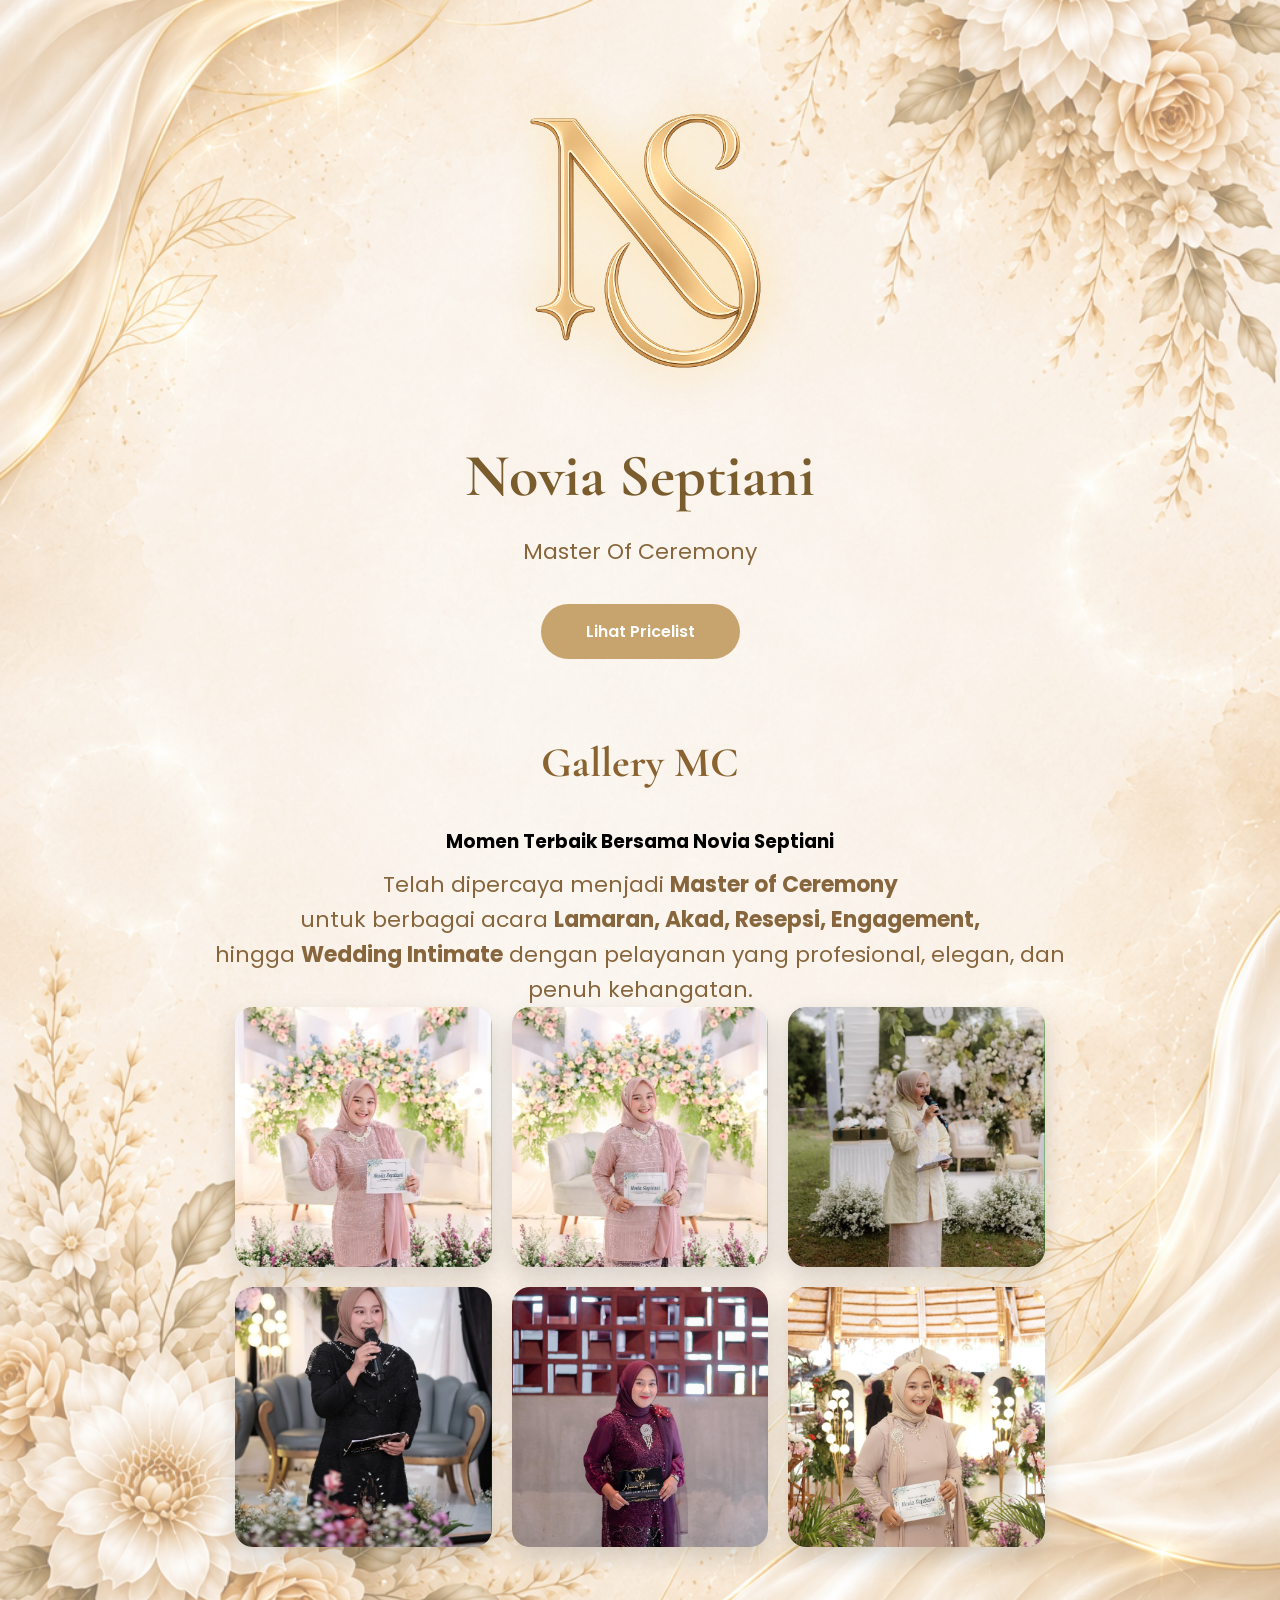
<file: index.html>
<!DOCTYPE html>
<html lang="id">

<head>

    <meta charset="UTF-8">
    <meta name="viewport" content="width=device-width, initial-scale=1.0">

    <title>Novia Septiani MC</title>

    <link rel="stylesheet" href="style.css">

    <link href="https://fonts.googleapis.com/css2?family=Cormorant+Garamond:wght@400;500;600;700&family=Poppins:wght@300;400;500;600&display=swap" rel="stylesheet">

</head>

<body>

    <section class="hero">

        <!-- Background paling belakang -->
        <div class="background-image"></div>

        <!-- Overlay -->
        <div class="overlay"></div>

        <!-- Content -->
        <div class="content">

            <img src="logo3.png" alt="Logo Novia Septiani" class="logo">

            <h1>Novia Septiani</h1>

            <p>Master Of Ceremony</p>

            <a href="halaman2.html" class="btn">
                Lihat Pricelist
            </a>

            <!-- Gallery -->
            <div class="gallery">

                <h2>Gallery MC</h2>

                <h3>Momen Terbaik Bersama Novia Septiani</h3>

                <p>
                    Telah dipercaya menjadi <strong>Master of Ceremony</strong><br>
                    untuk berbagai acara <strong>Lamaran, Akad, Resepsi, Engagement,</strong><br>
                    hingga <strong>Wedding Intimate</strong> dengan pelayanan yang profesional,
                    elegan, dan penuh kehangatan.
                </p>

                <div class="gallery-grid">

                    <img src="MC 1.jpg" alt="MC 1">
                    <img src="MC 2.jpg" alt="MC 2">
                    <img src="MC 3.jpg" alt="MC 3">
                    <img src="MC 4.jpg" alt="MC 4">
                    <img src="MC 5.jpg" alt="MC 5">
                    <img src="MC 6.jpg" alt="MC 6">

                </div>

            </div>

    </section>

</body>

</html>
</file>
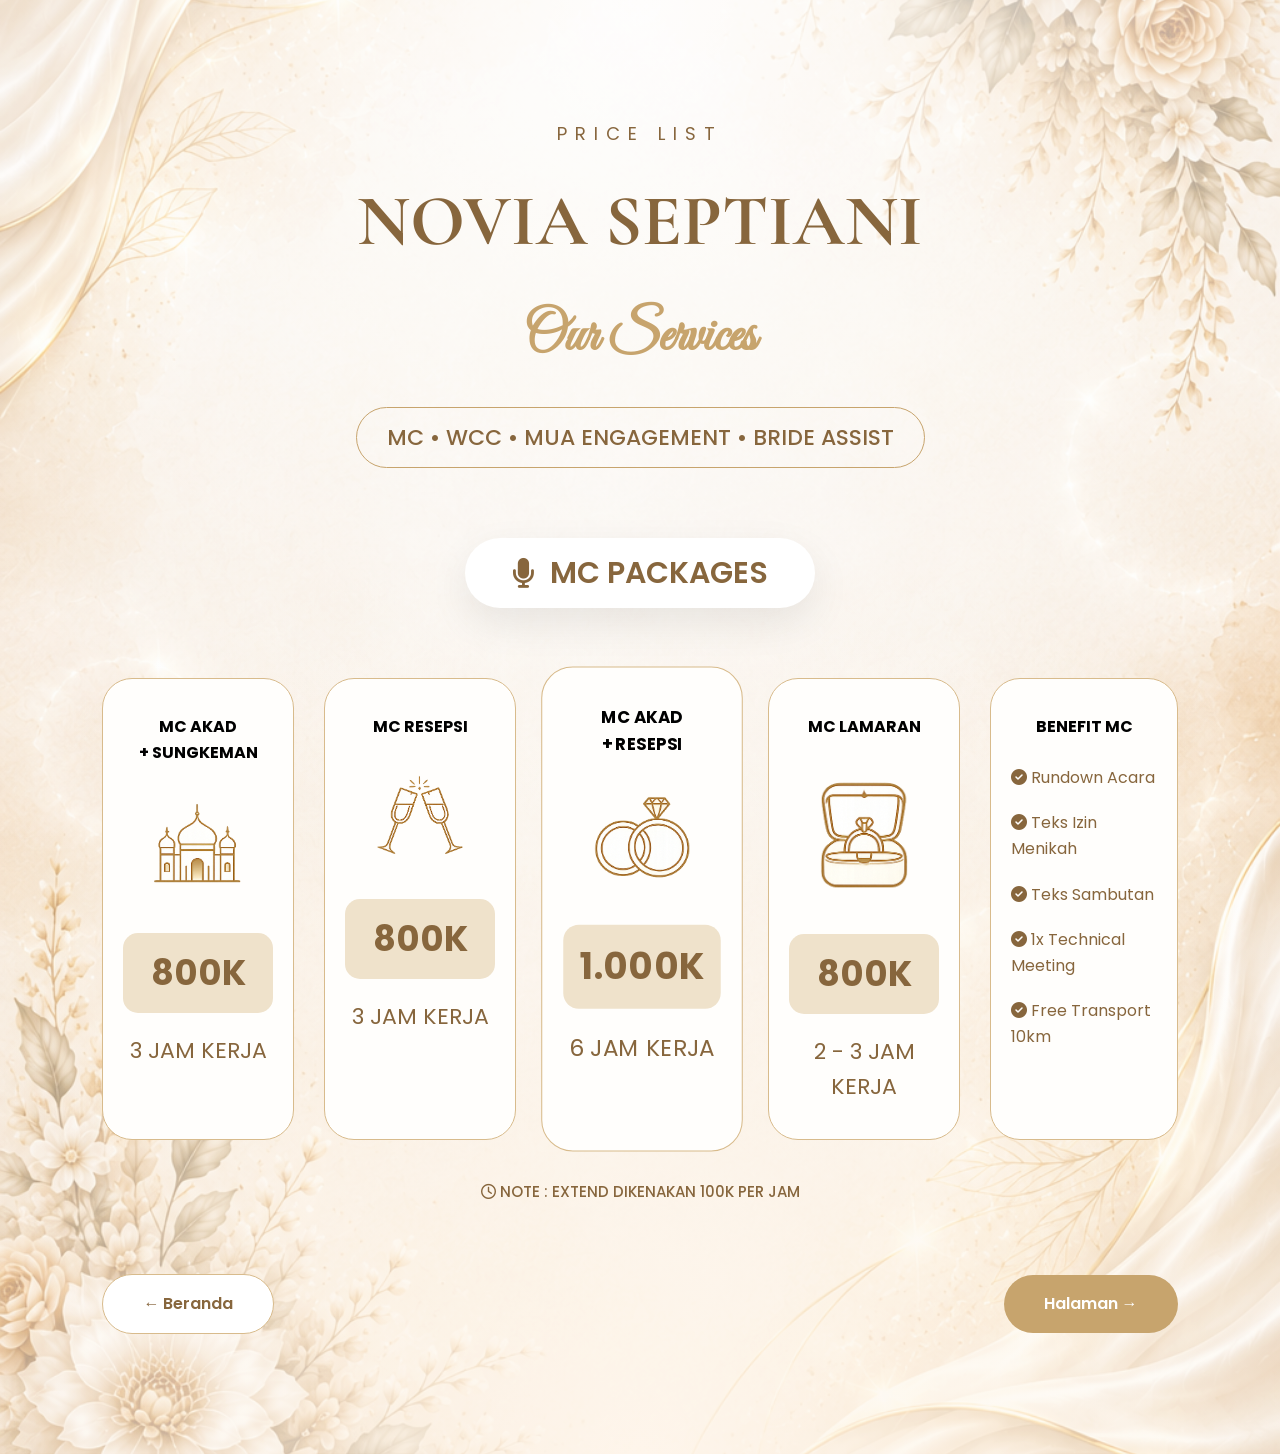
<file: halaman2.html>
<!DOCTYPE html>
    <html lang="en">

    <head>

    <meta charset="UTF-8">

    <meta name="viewport" content="width=device-width, initial-scale=1.0">

    <title>Novia Septiani MC</title>

    <link rel="stylesheet" href="style.css">

    <link rel="preconnect" href="https://fonts.googleapis.com">

    <link rel="preconnect" href="https://fonts.gstatic.com" crossorigin>

    <link href="https://fonts.googleapis.com/css2?family=Poppins:wght@300;400;500;600;700&family=Cormorant+Garamond:wght@400;500;600;700&family=Great+Vibes&display=swap" rel="stylesheet">

    <link rel="stylesheet"
    href="https://cdnjs.cloudflare.com/ajax/libs/font-awesome/6.7.2/css/all.min.css">

    </head>

    <body>

    <section class="pricing" id="pricing">

    <div class="pricing-overlay"></div>

    <div class="pricing-container">

    <span class="sub-title">
    PRICE LIST
    </span>

    <h2>
    NOVIA SEPTIANI
    </h2>

    <h3>
    Our Services
    </h3>

    <p class="category">
    MC • WCC • MUA ENGAGEMENT • BRIDE ASSIST
    </p>

    <div class="package-title">

    <i class="fa-solid fa-microphone"></i>

    <span>MC PACKAGES</span>

    </div>

    <div class="cards">

    <div class="card">

    <h4>
    MC AKAD <br> + SUNGKEMAN
    </h4>

    <img src="ICON MASJID.png" alt="MC Akad" loading="lazy">

    <div class="price">
    800K
    </div>

    <p>3 JAM KERJA</p>

    </div>

    <div class="card">

    <h4>
    MC RESEPSI
    </h4>

    <img src="ICON MINUMAN.png" alt="MC Resepsi" loading="lazy">

    <div class="price">
    800K
    </div>

    <p>3 JAM KERJA</p>

    </div>

    <div class="card best">

    <h4>
    MC AKAD <br> + RESEPSI
    </h4>

    <img src="ICON CINCIN.png" alt="MC Akad Resepsi" loading="lazy">

    <div class="price">
    1.000K
    </div>

    <p>6 JAM KERJA</p>

    </div>

    <div class="card">

    <h4>
    MC LAMARAN
    </h4>

    <img src="ICON KOTAK.png" alt="MC Lamaran" loading="lazy">

    <div class="price">
    800K
    </div>

    <p>2 - 3 JAM KERJA</p>

    </div>

    <div class="card benefit">

    <h4>
    BENEFIT MC
    </h4>

    <ul>

    <li><i class="fa-solid fa-circle-check"></i> Rundown Acara</li>

    <li><i class="fa-solid fa-circle-check"></i> Teks Izin Menikah</li>

    <li><i class="fa-solid fa-circle-check"></i> Teks Sambutan</li>

    <li><i class="fa-solid fa-circle-check"></i> 1x Technical Meeting</li>

    <li><i class="fa-solid fa-circle-check"></i> Free Transport 10km</li>

    </ul>

    </div>

    </div>

    <div class="note">

    <i class="fa-regular fa-clock"></i>

    NOTE : EXTEND DIKENAKAN 100K PER JAM

    </div>

    <div class="page-navigation">

    <a href="index.html" class="back-btn">
        ← Beranda
    </a>

    <a href="halaman3.html" class="next-btn">
        Halaman →
    </a>

</div>

    </div>

    </section>

    </body>

    </html>
</file>
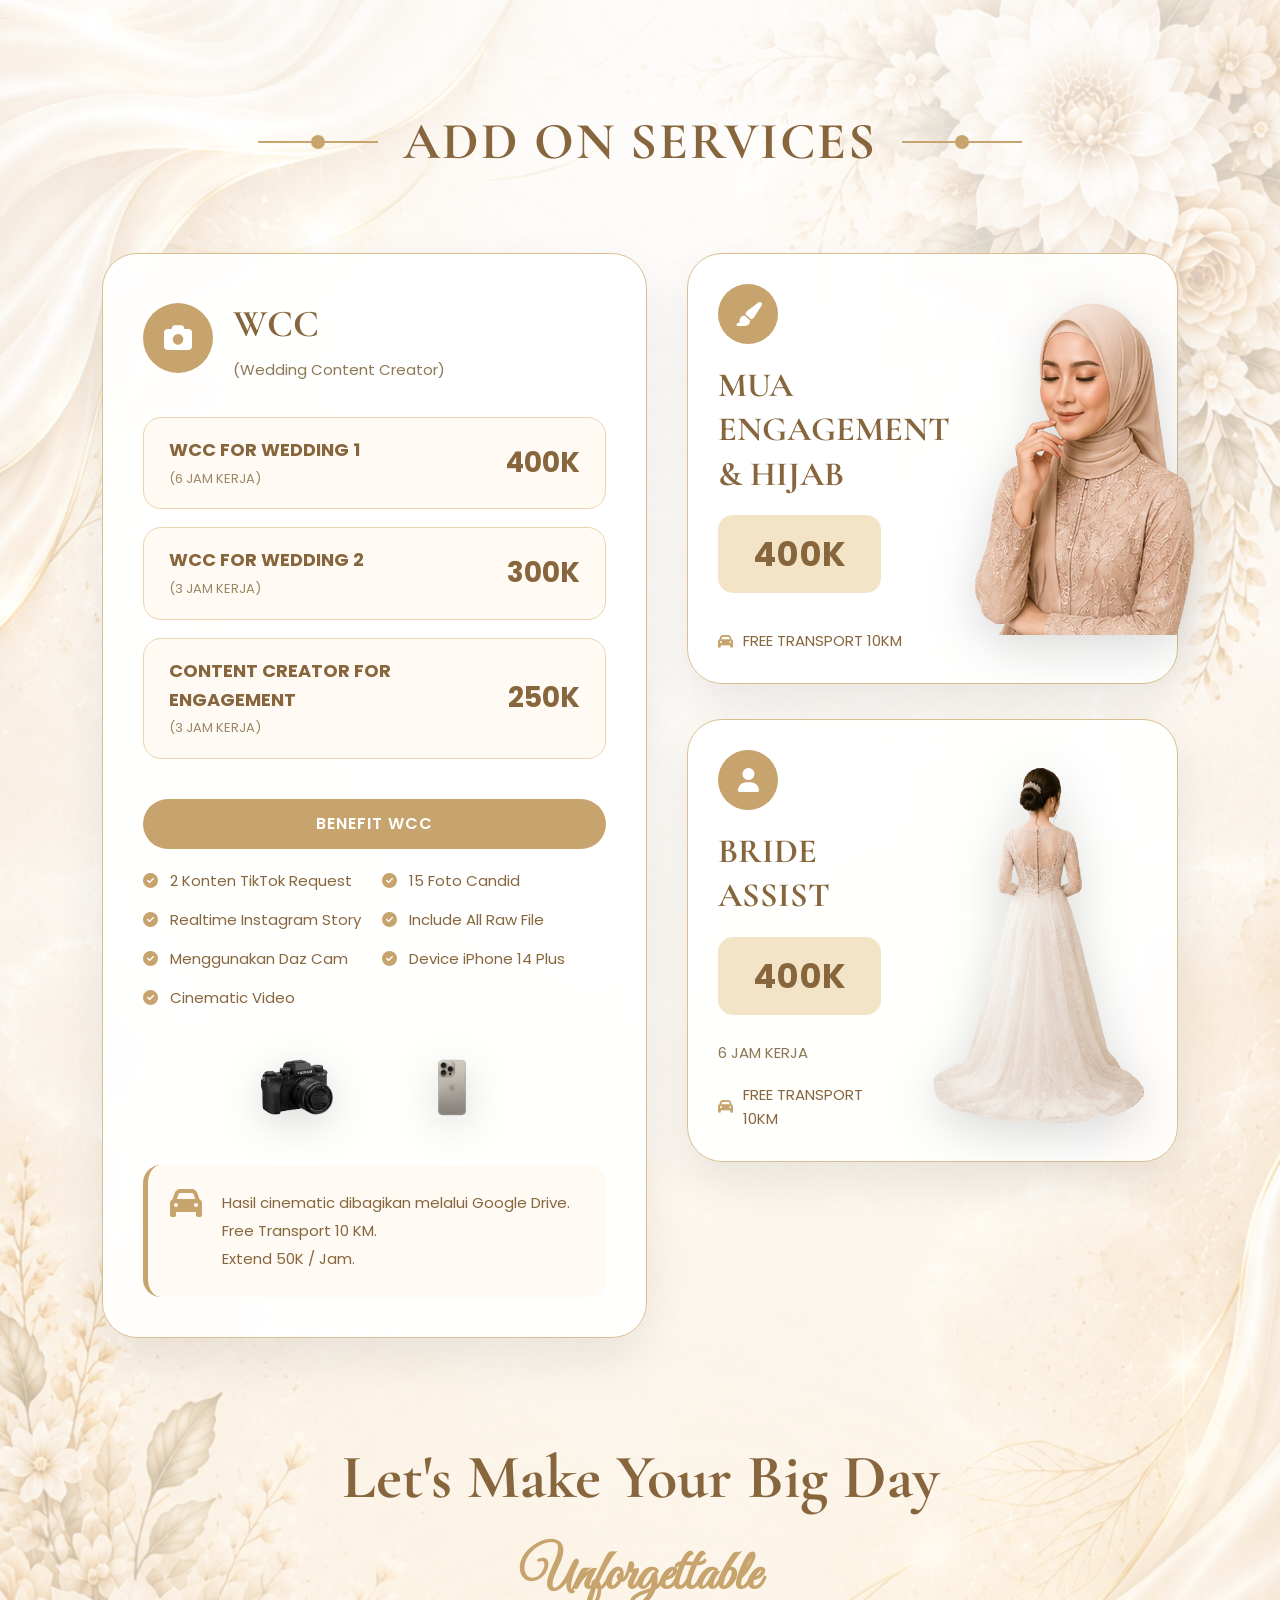
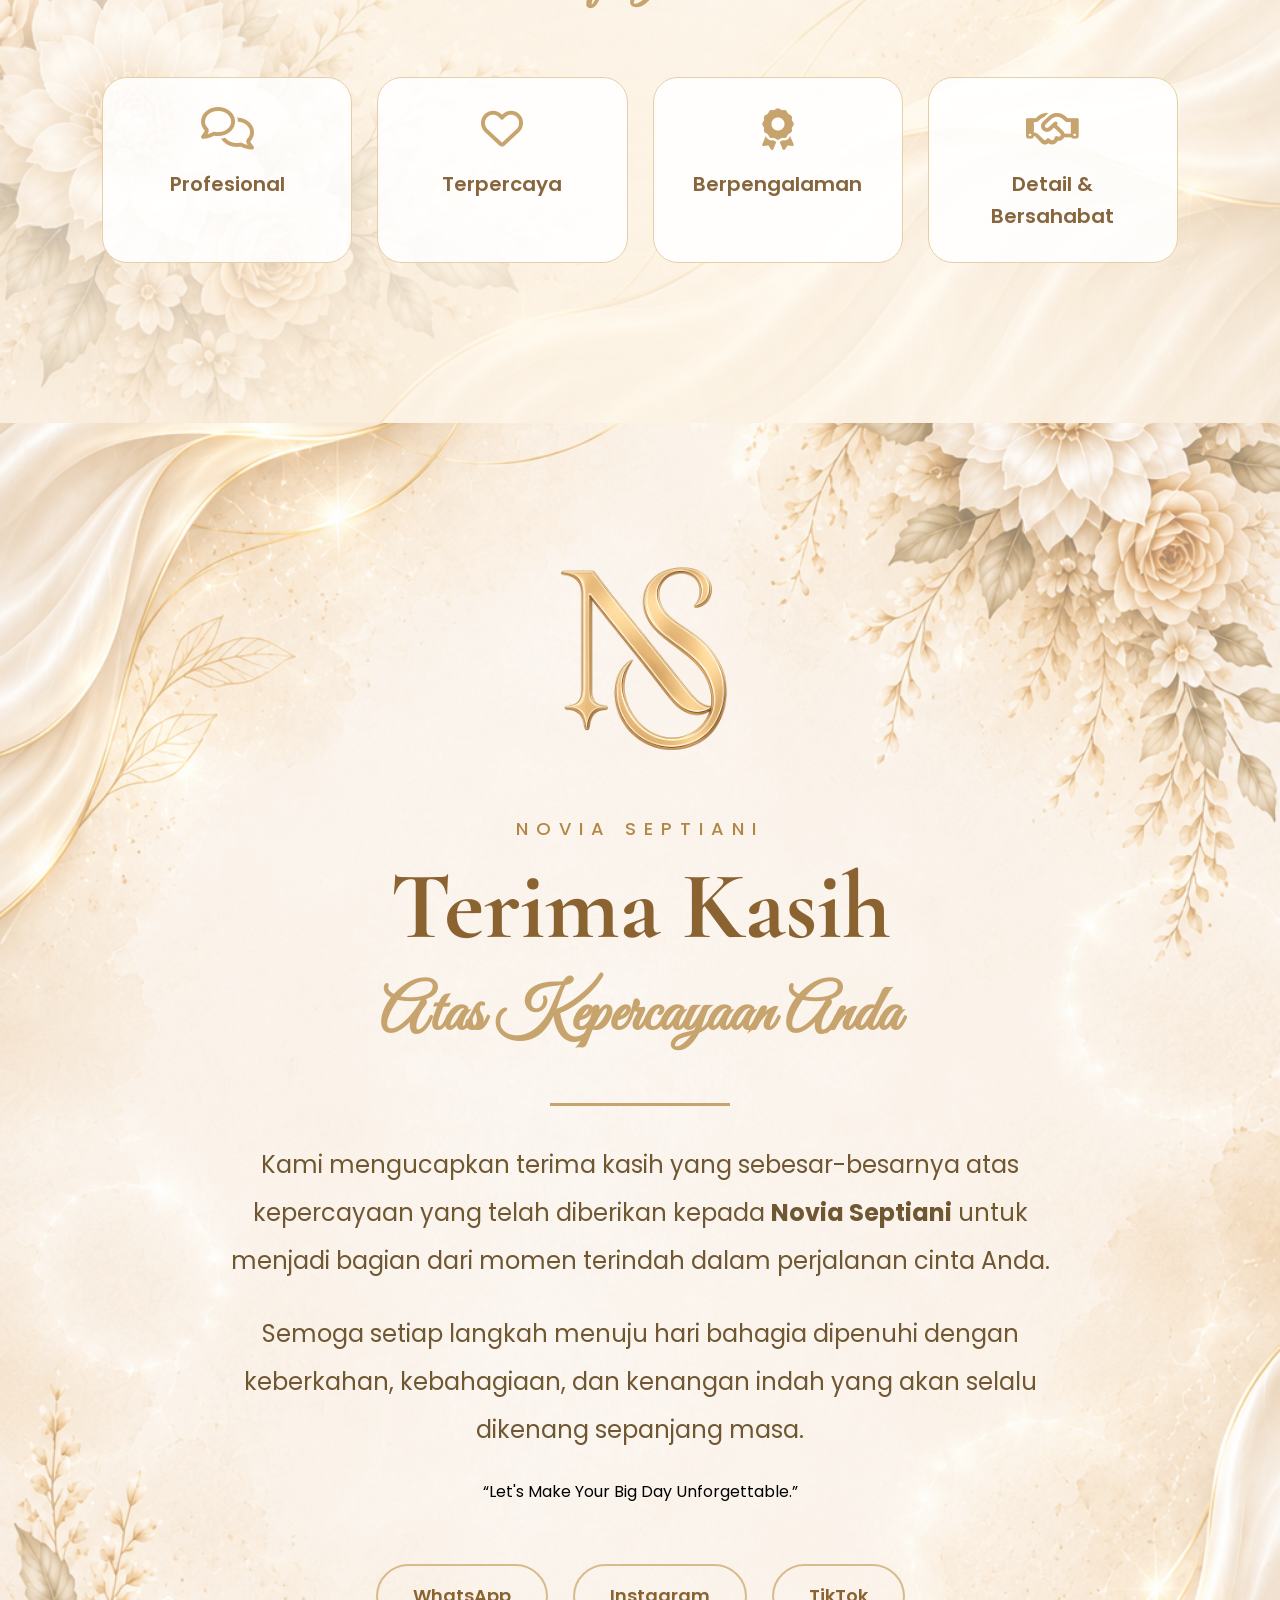
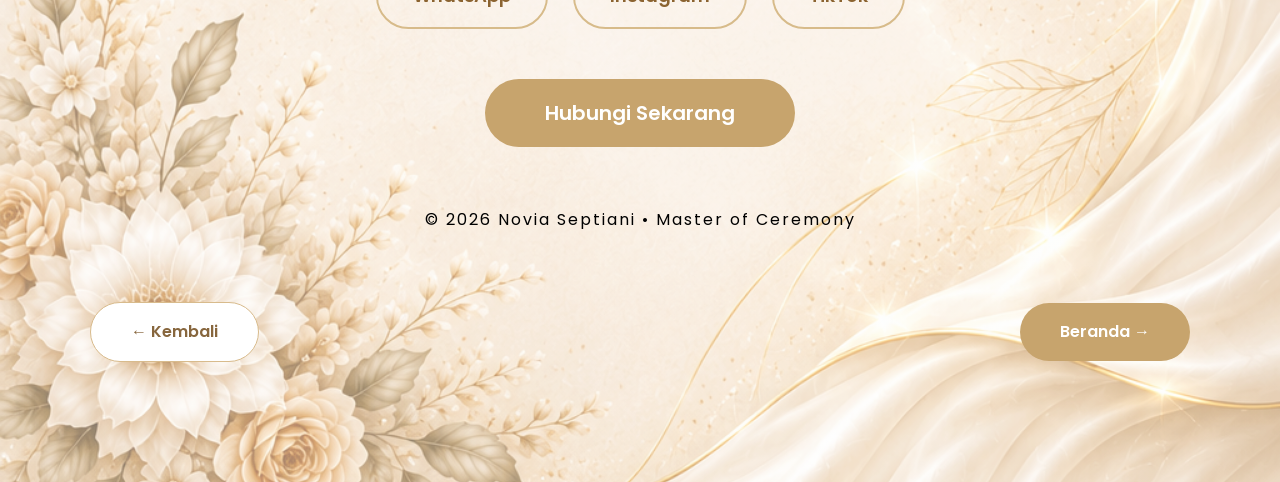
<file: halaman3.html>
<!DOCTYPE html>
<html lang="en">

<head>

    <meta charset="UTF-8">

    <meta name="viewport" content="width=device-width, initial-scale=1.0">

    <title>Novia Septiani MC</title>

    <link rel="stylesheet" href="style.css">

    <link rel="preconnect" href="https://fonts.googleapis.com">

    <link rel="preconnect" href="https://fonts.gstatic.com" crossorigin>

    <link href="https://fonts.googleapis.com/css2?family=Poppins:wght@300;400;500;600;700&family=Cormorant+Garamond:wght@400;500;600;700&family=Great+Vibes&display=swap" rel="stylesheet">

    <link rel="stylesheet"
        href="https://cdnjs.cloudflare.com/ajax/libs/font-awesome/6.7.2/css/all.min.css">

</head>

<body>

<section class="addon" id="addon">

<div class="overlay"></div>

<div class="container">

<div class="section-title">

<div class="ornament"></div>

<h2>ADD ON SERVICES</h2>

<div class="ornament"></div>

</div>

<div class="service-wrapper">

<!-- LEFT -->

<div class="wcc-card">

<div class="card-header">

<div class="icon">

<i class="fa-solid fa-camera"></i>

</div>

<div>

<h3>WCC</h3>

<p>(Wedding Content Creator)</p>

</div>

</div>

<div class="price-list">

<div class="item">

<div>

<h4>WCC FOR WEDDING 1</h4>

<span>(6 JAM KERJA)</span>

</div>

<strong>400K</strong>

</div>

<div class="item">

<div>

<h4>WCC FOR WEDDING 2</h4>

<span>(3 JAM KERJA)</span>

</div>

<strong>300K</strong>

</div>

<div class="item">

<div>

<h4>CONTENT CREATOR FOR ENGAGEMENT</h4>

<span>(3 JAM KERJA)</span>

</div>

<strong>250K</strong>

</div>

</div>

<div class="benefit-title">

BENEFIT WCC

</div>

<ul class="benefit-list">

<li><i class="fa-solid fa-circle-check"></i>2 Konten TikTok Request</li>

<li><i class="fa-solid fa-circle-check"></i>15 Foto Candid</li>

<li><i class="fa-solid fa-circle-check"></i>Realtime Instagram Story</li>

<li><i class="fa-solid fa-circle-check"></i>Include All Raw File</li>

<li><i class="fa-solid fa-circle-check"></i>Menggunakan Daz Cam</li>

<li><i class="fa-solid fa-circle-check"></i>Device iPhone 14 Plus</li>

<li><i class="fa-solid fa-circle-check"></i>Cinematic Video</li>

</ul>

<div class="device">

<img src="camera.png" alt="Camera">

<img src="iphone.png" alt="iPhone">

</div>

<div class="note-box">

<i class="fa-solid fa-car"></i>

<div>

<p>Hasil cinematic dibagikan melalui Google Drive.</p>

<p>Free Transport 10 KM.</p>

<p>Extend 50K / Jam.</p>

</div>

</div>

</div>

<!-- RIGHT -->

<div class="right-column">

<div class="service-card">

<div class="service-content">

<div class="icon">

<i class="fa-solid fa-paintbrush"></i>

</div>

<h3>MUA ENGAGEMENT <br>& HIJAB</h3>

<div class="service-price">

400K

</div>

<p>

<i class="fa-solid fa-car"></i>

FREE TRANSPORT 10KM

</p>

</div>

<div class="service-image">

<img src="orang2.png" alt="MUA">

</div>

</div>

<div class="service-card">

<div class="service-content">

<div class="icon">

<i class="fa-solid fa-user"></i>

</div>

<h3>BRIDE ASSIST</h3>

<div class="service-price">

400K

</div>

<span>6 JAM KERJA</span>

<p>

<i class="fa-solid fa-car"></i>

FREE TRANSPORT 10KM

</p>

</div>

<div class="service-image">

<img src="orang1.png" alt="Bride">

</div>

</div>

</div>

</div>

<div class="closing">

<h2>

Let's Make Your Big Day

</h2>

<h3>

Unforgettable

</h3>

<div class="features">

<div class="feature">

<i class="fa-regular fa-comments"></i>

<h4>Profesional</h4>

</div>

<div class="feature">

<i class="fa-regular fa-heart"></i>

<h4>Terpercaya</h4>

</div>

<div class="feature">

<i class="fa-solid fa-award"></i>

<h4>Berpengalaman</h4>

</div>

<div class="feature">

<i class="fa-regular fa-handshake"></i>

<h4>Detail & Bersahabat</h4>

</div>

</div>


</div>

</div>

</section>

<section class="thanks-page" id="contact">

    <div class="thanks-overlay"></div>

    <div class="thanks-content">

        <img src="logo3.png" alt="Novia Septiani Logo" class="thanks-logo">

        <span class="subtitle">
            NOVIA SEPTIANI
        </span>

        <h2>Terima Kasih</h2>

        <h3>Atas Kepercayaan Anda</h3>

        <div class="divider"></div>

        <p class="description">
            Kami mengucapkan terima kasih yang sebesar-besarnya atas kepercayaan
            yang telah diberikan kepada <strong>Novia Septiani</strong> untuk menjadi
            bagian dari momen terindah dalam perjalanan cinta Anda.
        </p>

        <p class="description">
            Semoga setiap langkah menuju hari bahagia dipenuhi dengan keberkahan,
            kebahagiaan, dan kenangan indah yang akan selalu dikenang sepanjang masa.
        </p>

        <blockquote class="quote">
            “Let's Make Your Big Day Unforgettable.”
        </blockquote>

        <div class="social">

            <a href="https://wa.me/6285862237406">
                WhatsApp
            </a>

            <a href="https://www.instagram.com/mc_noviaseptiani?utm_source=qr">
                Instagram
            </a>

            <a href="https://www.tiktok.com/@mc_noviaseptiani21?_r=1&_t=ZS-98IOP16wH0X">
                TikTok
            </a>

        </div>

        <a href="#" class="btn-contact">
            Hubungi Sekarang
        </a>

        <small>
            © 2026 Novia Septiani • Master of Ceremony
        </small>


    <div class="page-navigation">

    <a href="halaman2.html" class="back-btn">
        ← Kembali 
    </a>

    <a href="index.html" class="next-btn">
        Beranda →
    </a>

</div>
    </div>

   

</section>

</body>

</html>
</file>
<file: style.css>
/* ========================================= */
/* RESET */
/* ========================================= */

*{
    margin:0;
    padding:0;
    box-sizing:border-box;
}

html{
    scroll-behavior:smooth;
}

body{
    font-family:"Poppins",sans-serif;
    background:#f7f1e8;
    overflow-x:hidden;
    line-height:1.6;
}

/* ========================================= */
/* HERO */
/* ========================================= */

.hero{

    position:relative;

    width:100%;

    min-height:100vh;

    padding:80px 20px;

    overflow:hidden;

    display:flex;
    justify-content:center;
    align-items:center;

    background:
    linear-gradient(
        rgba(255,255,255,.35),
        rgba(255,255,255,.35)
    ),
    url("background.png");

    background-size:cover;
    background-position:center;
    background-repeat:no-repeat;

}

/* ========================================= */
/* OVERLAY */
/* ========================================= */

.overlay{

    position:absolute;
    inset:0;
    background:rgba(255,255,255,.08);
    z-index:1;

}

/* ========================================= */
/* CONTENT */
/* ========================================= */

.content{

    position:relative;
    z-index:2;
    text-align:center;
    width:100%;
    max-width:900px;

}

/* ========================================= */
/* LOGO */
/* ========================================= */

.logo{

    width:320px;
    max-width:80%;
    animation:fade 1.8s ease;
    filter:drop-shadow(0 0 25px rgba(255,210,120,.65));

}

/* ========================================= */
/* TITLE */
/* ========================================= */

h1{

    margin-top:20px;
    font-family:"Cormorant Garamond",serif;
    font-size:60px;
    font-weight:700;
    color:#7b5d2d;

}

p{

    margin-top:10px;
    font-size:22px;
    color:#87663d;
    font-weight:400;

}

/* ========================================= */
/* BUTTON */
/* ========================================= */

.btn{

    display:inline-block;
    margin-top:35px;
    padding:15px 45px;
    border-radius:50px;
    background:#c7a46d;
    color:#fff;
    text-decoration:none;
    font-weight:600;
    transition:.35s;

}

.btn:hover{

    background:#b99253;
    transform:translateY(-6px);
    box-shadow:0 15px 30px rgba(0,0,0,.25);

}

/* ========================================= */
/* GALLERY */
/* ========================================= */

.gallery{

    margin-top:70px;
    width:100%;
    text-align:center;

}

.gallery h2{

    font-family:'Cormorant Garamond',serif;
    color:#8a6330;
    font-size:42px;
    margin-bottom:30px;

}

.gallery-grid{

    display:grid;
    grid-template-columns:repeat(3,1fr);
    gap:20px;
    width:90%;
    max-width:900px;
    margin:auto;

}

.gallery-grid img{

    width:100%;
    height:260px;
    object-fit:cover;
    border-radius:18px;
    box-shadow:0 10px 25px rgba(0,0,0,.15);
    transition:.4s;

}

.gallery-grid img:hover{

    transform:translateY(-10px) scale(1.03);

}

/*======================================
Gallery Title
======================================*/

.gallery-title{

    max-width:850px;

    margin:0 auto 50px;

    text-align:center;

}

.gallery-subtitle{

    display:inline-block;

    padding:8px 20px;

    border:1px solid #d8bb8c;

    border-radius:30px;

    color:#a67c42;

    font-size:13px;

    font-weight:600;

    letter-spacing:3px;

    background:rgba(255,255,255,.75);

    margin-bottom:20px;

}

.gallery-title h2{

    font-family:"Cormorant Garamond",serif;

    font-size:56px;

    color:#8a6330;

    margin-bottom:8px;

}

.gallery-title h3{

    font-family:"Cormorant Garamond",serif;

    font-size:30px;

    font-weight:500;

    color:#b38a53;

    margin-bottom:20px;

}

.gallery-title p{

    font-size:17px;

    line-height:1.9;

    color:#7d6848;

    max-width:700px;

    margin:auto;

}

.gallery-title strong{

    color:#9b6f34;

    font-weight:600;

}

/* ========================================= */
/* ANIMATION */
/* ========================================= */

@keyframes fade{

    from{
        opacity:0;
        transform:translateY(40px);
    }

    to{
        opacity:1;
        transform:translateY(0);
    }

}

/* ========================================= */
/* TABLET */
/* ========================================= */

@media(max-width:992px){

.logo{
    width:260px;
}

h1{
    font-size:48px;
}

p{
    font-size:20px;
}

}

/* ========================================= */
/* MOBILE */
/* ========================================= */

@media(max-width:768px){

.hero{

    min-height:100vh;

    padding:60px 20px;

    background-size:cover;
    background-position:center top;
    background-repeat:no-repeat;

}

.logo{
    width:190px;
}

h1{
    font-size:36px;
}

p{
    font-size:18px;
}

.btn{

    padding:13px 30px;
    font-size:15px;

}

.gallery-grid{

    grid-template-columns:repeat(2,1fr);

}

.gallery h2{

    font-size:32px;

}

.gallery-grid img{

    height:180px;

}

}

/* ========================================= */
/* SMALL MOBILE */
/* ========================================= */

@media(max-width:480px){

.hero{

    padding:40px 15px;

    background-size:cover;
    background-position:center top;

}

.logo{

    width:150px;

}

h1{

    font-size:28px;

}

p{

    font-size:16px;

}

.btn{

    width:100%;
    padding:14px;

}

.gallery-grid{

    grid-template-columns:1fr;

}

.gallery-grid img{

    height:240px;

}

}

@media (max-width:768px){

.gallery-title{

    margin-bottom:35px;

}

.gallery-subtitle{

    font-size:11px;

    letter-spacing:2px;

    padding:7px 16px;

}

.gallery-title h2{

    font-size:38px;

}

.gallery-title h3{

    font-size:22px;

}

.gallery-title p{

    font-size:15px;

    line-height:1.8;

    padding:0 10px;

}

}


/*================================================================*/
/* HALAMAN 2 */

/*============================

PRICE LIST

=============================*/

.pricing{

    position: relative;

    width:100%;

    min-height:100vh;

    padding:120px 8%;

    overflow:hidden;

    background:
    linear-gradient(
        rgba(255,255,255,.35),
        rgba(255,255,255,.35)
    ),
    url("background.png");

    background-size:cover;

    background-position:center;

    background-repeat:no-repeat;

}

/* Background Glow */

.pricing::before{

    content:"";

    position:absolute;

    inset:0;

    background:

    radial-gradient(circle at top,#ffffff 0%,transparent 60%),

    radial-gradient(circle at bottom,#fff7ed 0%,transparent 60%);

    opacity:.9;

}

/* Container */

.pricing-container{

    position:relative;

    z-index:2;

    max-width:1400px;

    margin:auto;

    text-align:center;

}

/* Text */

.sub-title{

    letter-spacing:8px;

    font-size:18px;

    color:#87663d;

}

.pricing h2{

    font-size:72px;

    color:#87663d;

    margin-top:15px;

    font-family:"Cormorant Garamond",serif;

}

.pricing h3{

    font-family:"Great Vibes",cursive;

    font-size:55px;

    color:#c7a46d;

    margin-top:15px;

}

.category{

    display:inline-block;

    margin-top:25px;

    padding:12px 30px;

    border:1px solid #c7a46d;

    border-radius:50px;

    color:#87663d;

    font-weight:500;

}

/* Package */

.package-title{

    margin:70px auto;

    width:350px;

    height:70px;

    border-radius:50px;

    background:#fff;

    display:flex;

    justify-content:center;

    align-items:center;

    gap:15px;

    color:#87663d;

    font-size:30px;

    font-weight:600;

    box-shadow:0 15px 40px rgba(0,0,0,.08);

}

/* Cards */

.cards{

    display:grid;

    grid-template-columns:repeat(5,1fr);

    gap:30px;

}

/* Card */

.card{

    background:#fffefc;

    border:1px solid #d8bb8c;

    border-radius:30px;

    padding:35px 20px;

    transition:.4s;

    position:relative;

}

.card:hover{

    transform:translateY(-12px);

    box-shadow:0 25px 45px rgba(0,0,0,.08);

}

.card img{

    width:90px;

    margin:35px auto;

}

.price{

    width:150px;

    margin:auto;

    padding:12px;

    border-radius:15px;

    background:#efe2cb;

    font-size:35px;

    color:#87663d;

    font-weight:700;

}

.card p{

    margin-top:20px;

    color:#87663d;

}

/* Best */

.best{

    transform:scale(1.05);

}

.best-seller{

    position:absolute;

    top:-18px;

    left:50%;

    transform:translateX(-50%);

    background:#87663d;

    color:white;

    padding:8px 18px;

    border-radius:30px;

    font-size:14px;

}

/* Benefit */

.benefit ul{

    text-align:left;

    margin-top:25px;

}

.benefit li{

    margin:20px 0;

    list-style:none;

    color:#87663d;

}

/* Note */

.note{

    margin-top:70px;

    color:#87663d;

    font-size:20px;

    font-weight:500;

}

.page-navigation{

    margin-top:70px;

    display:flex;

    justify-content:space-between;

    align-items:center;

}

.page-navigation a{

    padding:16px 40px;

    border-radius:50px;

    text-decoration:none;

    font-weight:600;

    transition:.35s;

}

.back-btn{

    background:#ffffff;

    color:#87663d;

    border:1px solid #d8bb8c;

}

.next-btn{

    background:#c7a46d;

    color:#fff;

}

.page-navigation a:hover{

    transform:translateY(-5px);

}



/*==========================
MOBILE
===========================*/

@media screen and (max-width:768px){

.pricing{

    padding:60px 18px;

    background-size:cover;

    background-position:center;

}

.cards{

    display:grid;

    grid-template-columns:1fr;

    gap:18px;

}

.card{

    width:100%;

    max-width:360px;

    margin:auto;

    padding:24px 18px;

    border-radius:20px;

}

.card h4{

    font-size:20px;

    line-height:1.5;

}

.card img{

    width:65px;

    height:65px;

    margin:20px auto;

}

.price{

    width:115px;

    padding:10px;

    font-size:26px;

}

.card p{

    font-size:15px;

}

.benefit li{

    font-size:14px;

}

}

.note{

    margin-top:40px;

    font-size:15px;

    line-height:1.6;

}



/*==========================
TABLET
===========================*/

@media screen and (max-width:992px) and (min-width:769px){

.cards{

    grid-template-columns:repeat(2,1fr);

    gap:25px;

}

.card{

    padding:30px 22px;

}

.card img{

    width:80px;

}

.price{

    width:130px;

    font-size:30px;

}

}
/*================================================================*/
/* HALAMAN 3 */
/* ADD ON SERVICES */
/*================================================================*/

.addon{

    position:relative;

    width:100%;

    min-height:100vh;

    padding:100px 8%;

    overflow:hidden;

    background:
    linear-gradient(
        rgba(255,255,255,.45),
        rgba(255,255,255,.45)
    ),
    url("background.png");

    background-size:cover;

    background-position:center;

    background-repeat:no-repeat;

}

.addon::before{

    content:"";

    position:absolute;

    inset:0;

    background:
    radial-gradient(circle at top,#ffffff 0%,transparent 65%),
    radial-gradient(circle at bottom,#fff5e5 0%,transparent 60%);

    opacity:.85;

}

.addon .overlay{

    position:absolute;

    inset:0;

    background:rgba(255,255,255,.08);

    z-index:1;

}

.addon .container{

    position:relative;

    z-index:2;

    max-width:1400px;

    margin:auto;

}

/*==============================*/
/* TITLE */
/*==============================*/

.section-title{

    display:flex;

    justify-content:center;

    align-items:center;

    gap:25px;

    margin-bottom:70px;

}

.section-title h2{

    font-size:60px;

    color:#87663d;

    font-family:"Cormorant Garamond",serif;

    letter-spacing:2px;

}

.ornament{

    width:120px;

    height:2px;

    background:#c7a46d;

    position:relative;

}

.ornament::before{

    content:"";

    position:absolute;

    width:14px;

    height:14px;

    border-radius:50%;

    background:#c7a46d;

    left:50%;

    top:50%;

    transform:translate(-50%,-50%);

}

/*==============================*/
/* LAYOUT */
/*==============================*/

.service-wrapper{

    display:grid;

    grid-template-columns:1.3fr .8fr;

    gap:40px;

    align-items:start;

}

/*==============================*/
/* WCC CARD */
/*==============================*/

.wcc-card{

    background:rgba(255,255,255,.92);

    border:1px solid #d9bf90;

    border-radius:35px;

    padding:40px;

    backdrop-filter:blur(10px);

    box-shadow:0 20px 50px rgba(0,0,0,.08);

    transition:.35s;

}

.wcc-card:hover{

    transform:translateY(-8px);

    box-shadow:0 35px 60px rgba(0,0,0,.12);

}

/*==============================*/
/* HEADER */
/*==============================*/

.card-header{

    display:flex;

    align-items:center;

    gap:20px;

    margin-bottom:35px;

}

.card-header .icon{

    width:70px;

    height:70px;

    border-radius:50%;

    background:#c7a46d;

    display:flex;

    justify-content:center;

    align-items:center;

    color:#fff;

    font-size:28px;

}

.card-header h3{

    font-size:38px;

    color:#87663d;

    font-family:"Cormorant Garamond",serif;

}

.card-header p{

    font-size:15px;

    color:#8d7754;

    margin-top:3px;

}

/*==============================*/
/* PRICE LIST */
/*==============================*/

.price-list{

    display:flex;

    flex-direction:column;

    gap:18px;

}

.item{

    display:flex;

    justify-content:space-between;

    align-items:center;

    padding:18px 25px;

    border-radius:18px;

    background:#fffaf3;

    border:1px solid #ead5ad;

    transition:.3s;

}

.item:hover{

    background:#fff;

    transform:translateX(8px);

}

.item h4{

    color:#87663d;

    font-size:18px;

}

.item span{

    font-size:13px;

    color:#9a8764;

}

.item strong{

    font-size:28px;

    color:#87663d;

}

/*==============================*/
/* BENEFIT */
/*==============================*/

.benefit-title{

    margin:40px 0 20px;

    background:#c7a46d;

    color:#fff;

    padding:12px;

    border-radius:50px;

    text-align:center;

    font-weight:600;

    letter-spacing:1px;

}

.benefit-list{

    display:grid;

    grid-template-columns:repeat(2,1fr);

    gap:15px;

    list-style:none;

}

.benefit-list li{

    display:flex;

    align-items:center;

    gap:12px;

    color:#87663d;

    font-size:15px;

}

.benefit-list i{

    color:#c7a46d;

}

/*==============================*/
/* DEVICE */
/*==============================*/

.device{

    display:flex;

    justify-content:center;

    gap:35px;

    margin:45px 0;

}

.device img{

    width:120px;

    transition:.35s;

}

.device img:hover{

    transform:scale(1.08);

}

/*==============================*/
/* NOTE BOX */
/*==============================*/

.note-box{

    display:flex;

    gap:20px;

    align-items:flex-start;

    background:#fffaf3;

    border-left:5px solid #c7a46d;

    border-radius:18px;

    padding:22px;

}

.note-box i{

    font-size:32px;

    color:#c7a46d;

}

.note-box p{

    margin:4px 0;

    font-size:15px;

    color:#87663d;

}

/*================================================================*/
/* HALAMAN 3 - PART 2 */
/* RIGHT COLUMN + SERVICE CARD + CLOSING */
/*================================================================*/

/*==============================*/
/* RIGHT COLUMN */
/*==============================*/

.right-column{

    display:flex;

    flex-direction:column;

    gap:35px;

}

/*==============================*/
/* SERVICE CARD */
/*==============================*/

.service-card{

    display:flex;

    align-items:center;

    justify-content:space-between;

    gap:25px;

    background:rgba(255,255,255,.92);

    border:1px solid #d9bf90;

    border-radius:35px;

    padding:30px;

    backdrop-filter:blur(10px);

    box-shadow:0 20px 45px rgba(0,0,0,.08);

    transition:.35s ease;

}

.service-card:hover{

    transform:translateY(-8px);

    box-shadow:0 30px 60px rgba(0,0,0,.12);

}

.service-content{

    flex:1;

}

.service-content .icon{

    width:60px;

    height:60px;

    border-radius:50%;

    background:#c7a46d;

    display:flex;

    justify-content:center;

    align-items:center;

    color:#fff;

    font-size:24px;

    margin-bottom:20px;

}

.service-content h3{

    font-family:"Cormorant Garamond",serif;

    font-size:34px;

    color:#87663d;

    line-height:1.3;

    margin-bottom:18px;

}

.service-price{

    display:inline-block;

    background:#f3e4c7;

    color:#87663d;

    font-size:34px;

    font-weight:700;

    padding:12px 35px;

    border-radius:15px;

    margin-bottom:18px;

}

.service-content span{

    display:block;

    color:#8d7754;

    font-size:15px;

    margin-top:8px;

}

.service-content p{

    margin-top:18px;

    color:#87663d;

    font-size:15px;

    display:flex;

    align-items:center;

    gap:10px;

}

.service-content p i{

    color:#c7a46d;

}

/*==============================*/
/* IMAGE */
/*==============================*/

.service-image{

    flex:0 0 220px;

    display:flex;

    justify-content:center;

    align-items:center;

}

.service-image img{

    width:100%;

    max-width:220px;

    transition:.35s;

}

.service-card:hover .service-image img{

    transform:scale(1.05);

}

/*==============================*/
/* CLOSING */
/*==============================*/

.closing{

    margin-top:90px;

    text-align:center;

}

.closing h2{

    font-family:"Cormorant Garamond",serif;

    font-size:62px;

    color:#87663d;

    margin-bottom:5px;

}

.closing h3{

    font-family:"Great Vibes",cursive;

    font-size:56px;

    color:#c7a46d;

    margin-bottom:55px;

}

/*==============================*/
/* FEATURES */
/*==============================*/

.features{

    display:grid;

    grid-template-columns:repeat(4,1fr);

    gap:25px;

    margin-bottom:60px;

}

.feature{

    background:rgba(255,255,255,.88);

    border:1px solid #e4cfa6;

    border-radius:25px;

    padding:30px 20px;

    transition:.35s;

}

.feature:hover{

    transform:translateY(-10px);

    box-shadow:0 20px 45px rgba(0,0,0,.08);

}

.feature i{

    font-size:42px;

    color:#c7a46d;

    margin-bottom:18px;

}

.feature h4{

    font-size:20px;

    color:#87663d;

    font-weight:600;

}

/*==============================*/
/* THANKS */
/*==============================*/

.thanks{

    display:inline-block;

    background:#fff;

    border:1px solid #e7d4b1;

    border-radius:50px;

    padding:18px 35px;

    color:#87663d;

    font-size:17px;

    font-weight:500;

    box-shadow:0 12px 30px rgba(0,0,0,.06);

}

/*==============================*/
/* SIMPLE FADE */
/*==============================*/

.wcc-card,
.service-card,
.feature{

    animation:fadeUp .8s ease both;

}

@keyframes fadeUp{

    from{

        opacity:0;

        transform:translateY(35px);

    }

    to{

        opacity:1;

        transform:translateY(0);

    }

}
.page-navigation{

    margin-top:70px;

    display:flex;

    justify-content:space-between;

    align-items:center;

}

.page-navigation a{

    padding:16px 40px;

    border-radius:50px;

    text-decoration:none;

    font-weight:600;

    transition:.35s;

}

.back-btn{

    background:#ffffff;

    color:#87663d;

    border:1px solid #d8bb8c;

}

.next-btn{

    background:#c7a46d;

    color:#fff;

}

.page-navigation a:hover{

    transform:translateY(-5px);

}
/*================================================================*/
/* HALAMAN 3 - PART 3 */
/* RESPONSIVE + EFFECT */
/*================================================================*/

/*==============================*/
/* LARGE LAPTOP */
/*==============================*/

@media (max-width:1400px){

.container{

    max-width:1200px;

}

.service-wrapper{

    grid-template-columns:1fr .9fr;

}

.section-title h2{

    font-size:52px;

}

}

/*==============================*/
/* LAPTOP */
/*==============================*/

@media (max-width:1200px){

.addon{

    padding:90px 5%;

}

.service-wrapper{

    grid-template-columns:1fr;

    gap:35px;

}

.right-column{

    width:100%;

}

.service-card{

    min-height:260px;

}

.features{

    grid-template-columns:repeat(2,1fr);

}

.section-title h2{

    font-size:48px;

}

.closing h2{

    font-size:48px;

}

.closing h3{

    font-size:46px;

}

}

/*==============================*/
/* TABLET */
/*==============================*/

@media (max-width:992px){

.addon{

    padding:80px 30px;

}

.section-title{

    flex-direction:column;

    gap:15px;

}

.ornament{

    width:80px;

}

.section-title h2{

    font-size:42px;

    text-align:center;

}

.card-header{

    flex-direction:column;

    text-align:center;

}

.card-header .icon{

    margin:auto;

}

.price-list{

    gap:15px;

}

.item{

    padding:16px;

}

.item h4{

    font-size:17px;

}

.item strong{

    font-size:24px;

}

.benefit-list{

    grid-template-columns:1fr;

}

.device{

    flex-wrap:wrap;

}

.device img{

    width:90px;

}

.service-card{

    flex-direction:column;

    text-align:center;

}

.service-content .icon{

    margin:auto;

}

.service-image{

    flex:none;

}

.service-image img{

    max-width:180px;

}

.features{

    grid-template-columns:repeat(2,1fr);

    gap:18px;

}

}

/*==============================
MOBILE
==============================*/

@media (max-width:768px){

.addon{

    padding:70px 20px;

    min-height:auto;

    background:
    linear-gradient(
        rgba(255,255,255,.35),
        rgba(255,255,255,.35)
    ),
    url("background.png");

    background-size:contain;
    background-repeat:no-repeat;
    background-position:top center;
    background-color:#f7f1e8;

}

.container{

    width:100%;
    padding:0;

}

.section-title{

    flex-direction:column;
    gap:10px;
    text-align:center;

}

.ornament{

    width:65px;

}

.section-title h2{

    font-size:32px;
    line-height:1.3;

}

.wcc-card,
.service-card{

    padding:22px;
    border-radius:22px;

}

.card-header{

    flex-direction:column;
    text-align:center;
    gap:15px;

}

.card-header .icon{

    margin:auto;

}

.card-header h3{

    font-size:28px;

}

.card-header p{

    font-size:14px;

}

.price-list{

    gap:15px;

}

.item{

    flex-direction:column;
    align-items:flex-start;
    gap:8px;
    padding:18px;

}

.item h4{

    font-size:16px;

}

.item span{

    font-size:13px;

}

.item strong{

    font-size:24px;

}

.benefit-title{

    font-size:15px;

}

.benefit-list{

    grid-template-columns:1fr;

}

.benefit-list li{

    font-size:14px;

}

.note-box{

    flex-direction:column;
    text-align:center;
    gap:10px;

}

.note-box i{

    margin:auto;

}

.service-wrapper{

    grid-template-columns:1fr;
    gap:25px;

}

.service-card{

    flex-direction:column;
    text-align:center;

}

.service-content .icon{

    margin:auto;

}

.service-content h3{

    font-size:28px;

}

.service-content span{

    font-size:14px;

}

.service-content p{

    justify-content:center;

}

.service-price{

    font-size:28px;
    padding:10px 22px;

}

.service-image{

    margin-top:20px;

}

.service-image img{

    width:170px;
    max-width:100%;

}

.device{

    justify-content:center;
    flex-wrap:wrap;
    gap:20px;

}

.device img{

    width:85px;

}

.features{

    grid-template-columns:1fr;
    gap:18px;

}

.feature{

    padding:25px;

}

.feature i{

    font-size:34px;

}

.feature h4{

    font-size:18px;

}

.closing{

    margin-top:60px;

}

.closing h2{

    font-size:34px;
    line-height:1.3;

}

.closing h3{

    font-size:36px;

}

.thanks{

    width:100%;
    padding:18px;
    font-size:14px;
    border-radius:20px;
    line-height:1.7;

}

}

/*==============================
SMALL MOBILE
==============================*/

@media (max-width:480px){

.addon{

    padding:60px 15px;

}

.section-title h2{

    font-size:28px;

}

.card-header h3{

    font-size:24px;

}

.item{

    padding:15px;

}

.item h4{

    font-size:15px;

}

.item strong{

    font-size:21px;

}

.device{

    gap:15px;

}

.device img{

    width:70px;

}

.service-content h3{

    font-size:24px;

}

.service-price{

    width:100%;
    text-align:center;
    font-size:24px;

}

.service-image img{

    width:140px;

}

.closing h2{

    font-size:28px;

}

.closing h3{

    font-size:30px;

}

.feature{

    padding:20px;

}

.feature i{

    font-size:28px;

}

.feature h4{

    font-size:16px;

}

.thanks{

    font-size:13px;
    padding:15px;

}

}

/*==============================*/
/* PREMIUM EFFECT */
/*==============================*/

.wcc-card,
.service-card,
.feature{

    transition:all .35s ease;

}

.wcc-card:hover,
.service-card:hover,
.feature:hover{

    border-color:#c7a46d;

    box-shadow:
    0 15px 40px rgba(0,0,0,.10),
    0 0 20px rgba(199,164,109,.20);

}

.item:hover{

    border-color:#c7a46d;

}

.device img{

    filter:drop-shadow(0 10px 20px rgba(0,0,0,.15));

}

.service-image img{

    filter:drop-shadow(0 12px 25px rgba(0,0,0,.15));

}

.feature i{

    transition:.35s;

}

.feature:hover i{

    transform:scale(1.15) rotate(-8deg);

}

html{

    scroll-behavior:smooth;

}

/*================================================================*/
/* HALAMAN 4 */
/*================================================================*/

.thanks-page{

    position:relative;

    width:100%;

    min-height:100vh;

    display:flex;

    justify-content:center;

    align-items:center;

    text-align:center;

    padding:120px 40px;

    overflow:hidden;

    background:
    linear-gradient(
        rgba(255,255,255,.35),
        rgba(255,255,255,.35)
    ),
    url("background.png");

    background-size:cover;
    background-position:center;
    background-repeat:no-repeat;

}

.thanks-overlay{

    position:absolute;

    inset:0;

    background:rgba(255,255,255,.10);

}

.thanks-content{

    position:relative;

    z-index:2;

    width:100%;

    max-width:1100px;

}

.thanks-logo{

    width:230px;

    margin-bottom:35px;

}

.subtitle{

    display:block;

    letter-spacing:8px;

    font-size:18px;

    color:#b28745;

    margin-bottom:15px;

    font-weight:500;

}

.thanks-page h2{

    font-family:"Cormorant Garamond",serif;

    font-size:96px;

    color:#8b6330;

    margin-bottom:10px;

    line-height:1;

}

.thanks-page h3{

    font-family:"Great Vibes",cursive;

    font-size:64px;

    color:#c7a46d;

    margin-bottom:35px;

}

.divider{

    width:180px;

    height:3px;

    background:#c7a46d;

    margin:35px auto;

}

.thanks-page p{

    max-width:850px;

    margin:25px auto;

    font-size:24px;

    color:#6f5732;

    line-height:2;

}

.thanks-page h4{

    margin-top:60px;

    font-family:"Great Vibes",cursive;

    font-size:58px;

    color:#b28745;

}

.social{

    margin-top:60px;

    display:flex;

    justify-content:center;

    gap:25px;

}

.social a{

    text-decoration:none;

    color:#8b6330;

    font-size:18px;

    font-weight:600;

    padding:16px 35px;

    border:2px solid #d7bb8a;

    border-radius:50px;

    transition:.35s;

}

.social a:hover{

    background:#c7a46d;

    color:#fff;

    transform:translateY(-5px);

}

.btn-contact{

    display:inline-block;

    margin-top:50px;

    padding:18px 60px;

    background:#c7a46d;

    color:#fff;

    text-decoration:none;

    border-radius:50px;

    font-size:20px;

    font-weight:600;

    transition:.35s;

}

.btn-contact:hover{

    background:#b88f4c;

    transform:translateY(-5px);

    box-shadow:0 20px 35px rgba(0,0,0,.18);

}

small{

    display:block;

    margin-top:60px;

    font-size:16px;

    color:#000000;

    letter-spacing:2px;

}

/*==========================
TABLET
===========================*/

@media(max-width:992px){

.thanks-logo{

    width:180px;

}

.thanks-page h2{

    font-size:72px;

}

.thanks-page h3{

    font-size:48px;

}

.thanks-page p{

    font-size:20px;

}

.thanks-page h4{

    font-size:46px;

}

}

/*==========================
MOBILE
===========================*/

@media(max-width:768px){

.thanks-page{

    padding:80px 20px;

}

.thanks-logo{

    width:140px;

}

.subtitle{

    font-size:14px;

    letter-spacing:5px;

}

.thanks-page h2{

    font-size:52px;

}

.thanks-page h3{

    font-size:38px;

}

.thanks-page p{

    font-size:16px;

    line-height:1.8;

}

.thanks-page h4{

    font-size:34px;

}

.social{

    flex-direction:column;

    gap:15px;

}

.social a{

    width:100%;

    padding:14px;

}

.btn-contact{

    width:100%;

    padding:16px;

    font-size:18px;

}

small{

    font-size:13px;

}

}
</file>
